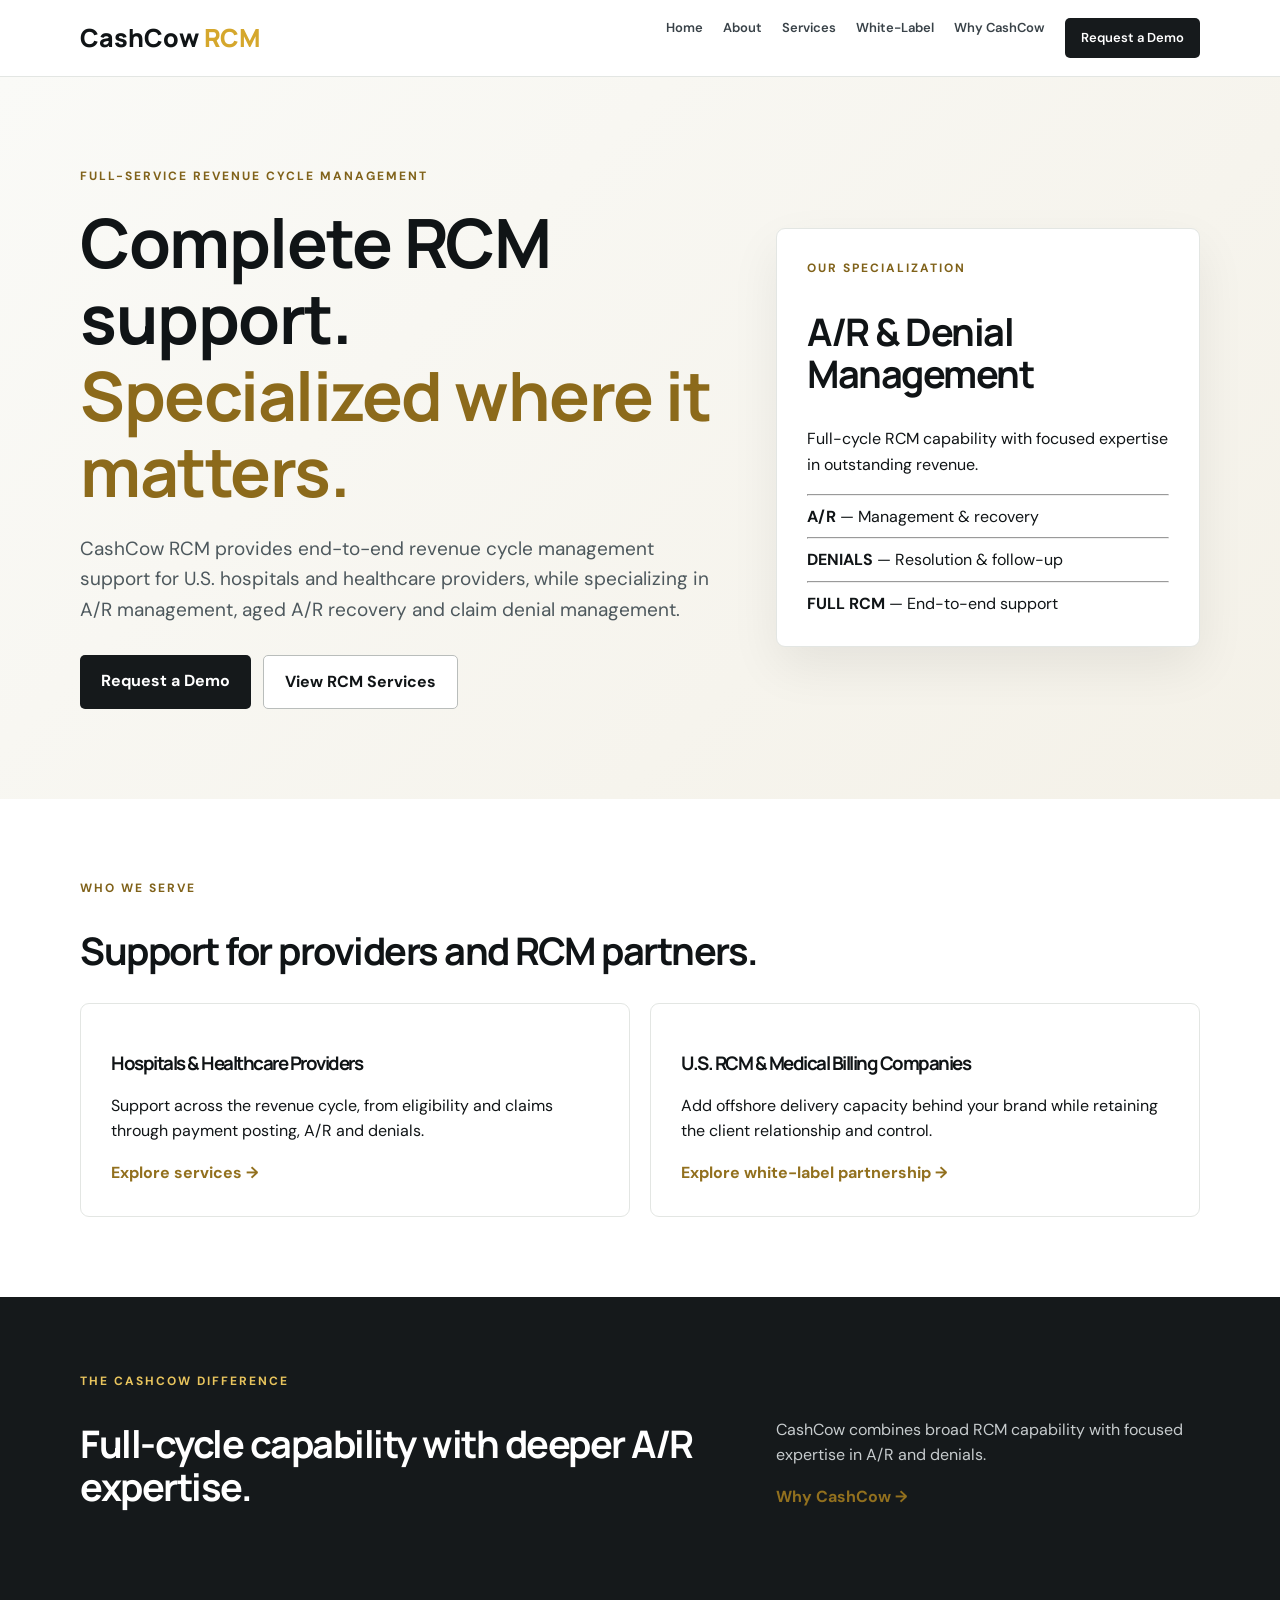
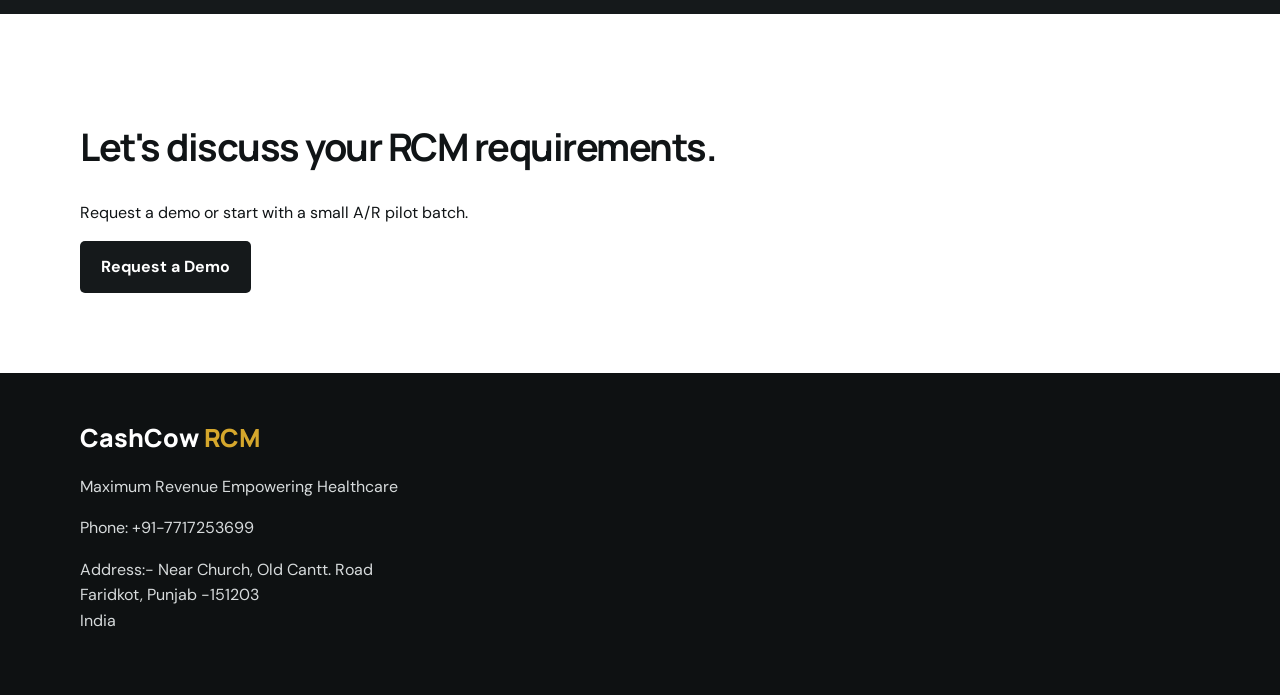
<file: index.html>
<!doctype html><html><head><meta charset="utf-8"><meta name="viewport" content="width=device-width,initial-scale=1"><title>CashCow RCM | Full-Service RCM</title><link rel="stylesheet" href="style.css"></head><body>
<header><div class="container nav"><a class="logo" href="index.html">CashCow <span>RCM</span></a><nav><a href="index.html">Home</a><a href="about.html">About</a><a href="services.html">Services</a><a href="white-label.html">White-Label</a><a href="why-cashcow.html">Why CashCow</a><a class="nav-cta" href="contact.html">Request a Demo</a></nav></div></header>
<section class="hero"><div class="container hero-grid"><div><div class="eyebrow">FULL-SERVICE REVENUE CYCLE MANAGEMENT</div><h1>Complete RCM support.<br><span>Specialized where it matters.</span></h1><p class="lead">CashCow RCM provides end-to-end revenue cycle management support for U.S. hospitals and healthcare providers, while specializing in A/R management, aged A/R recovery and claim denial management.</p><div class="buttons"><a class="button primary" href="contact.html">Request a Demo</a><a class="button secondary" href="services.html">View RCM Services</a></div></div><div class="hero-card"><div class="eyebrow">OUR SPECIALIZATION</div><h2>A/R & Denial Management</h2><p>Full-cycle RCM capability with focused expertise in outstanding revenue.</p><hr><b>A/R</b> — Management & recovery<hr><b>DENIALS</b> — Resolution & follow-up<hr><b>FULL RCM</b> — End-to-end support</div></div></section>
<section class="section"><div class="container"><div class="section-heading"><div class="eyebrow">WHO WE SERVE</div><h2>Support for providers and RCM partners.</h2></div><div class="cards two"><div class="card"><h3>Hospitals & Healthcare Providers</h3><p>Support across the revenue cycle, from eligibility and claims through payment posting, A/R and denials.</p><a class="text-link" href="services.html">Explore services →</a></div><div class="card"><h3>U.S. RCM & Medical Billing Companies</h3><p>Add offshore delivery capacity behind your brand while retaining the client relationship and control.</p><a class="text-link" href="white-label.html">Explore white-label partnership →</a></div></div></div></section>
<section class="dark-section"><div class="container split"><div><div class="eyebrow light">THE CASHCOW DIFFERENCE</div><h2>Full-cycle capability with deeper A/R expertise.</h2></div><div><p>CashCow combines broad RCM capability with focused expertise in A/R and denials.</p><a class="text-link" href="why-cashcow.html">Why CashCow →</a></div></div></section>
<section class="section center"><div class="container"><h2>Let's discuss your RCM requirements.</h2><p>Request a demo or start with a small A/R pilot batch.</p><a class="button primary" href="contact.html">Request a Demo</a></div></section>
<footer>
  <div class="container">
    <div class="logo">CashCow <span>RCM</span></div>
    <p>Maximum Revenue Empowering Healthcare</p>
    <p>Phone: +91-7717253699</p>
    <p>Address:- Near Church, Old Cantt. Road<br>
    Faridkot, Punjab -151203<br>
    India</p>
  </div>
</footer>
</body>
</html>
</file>
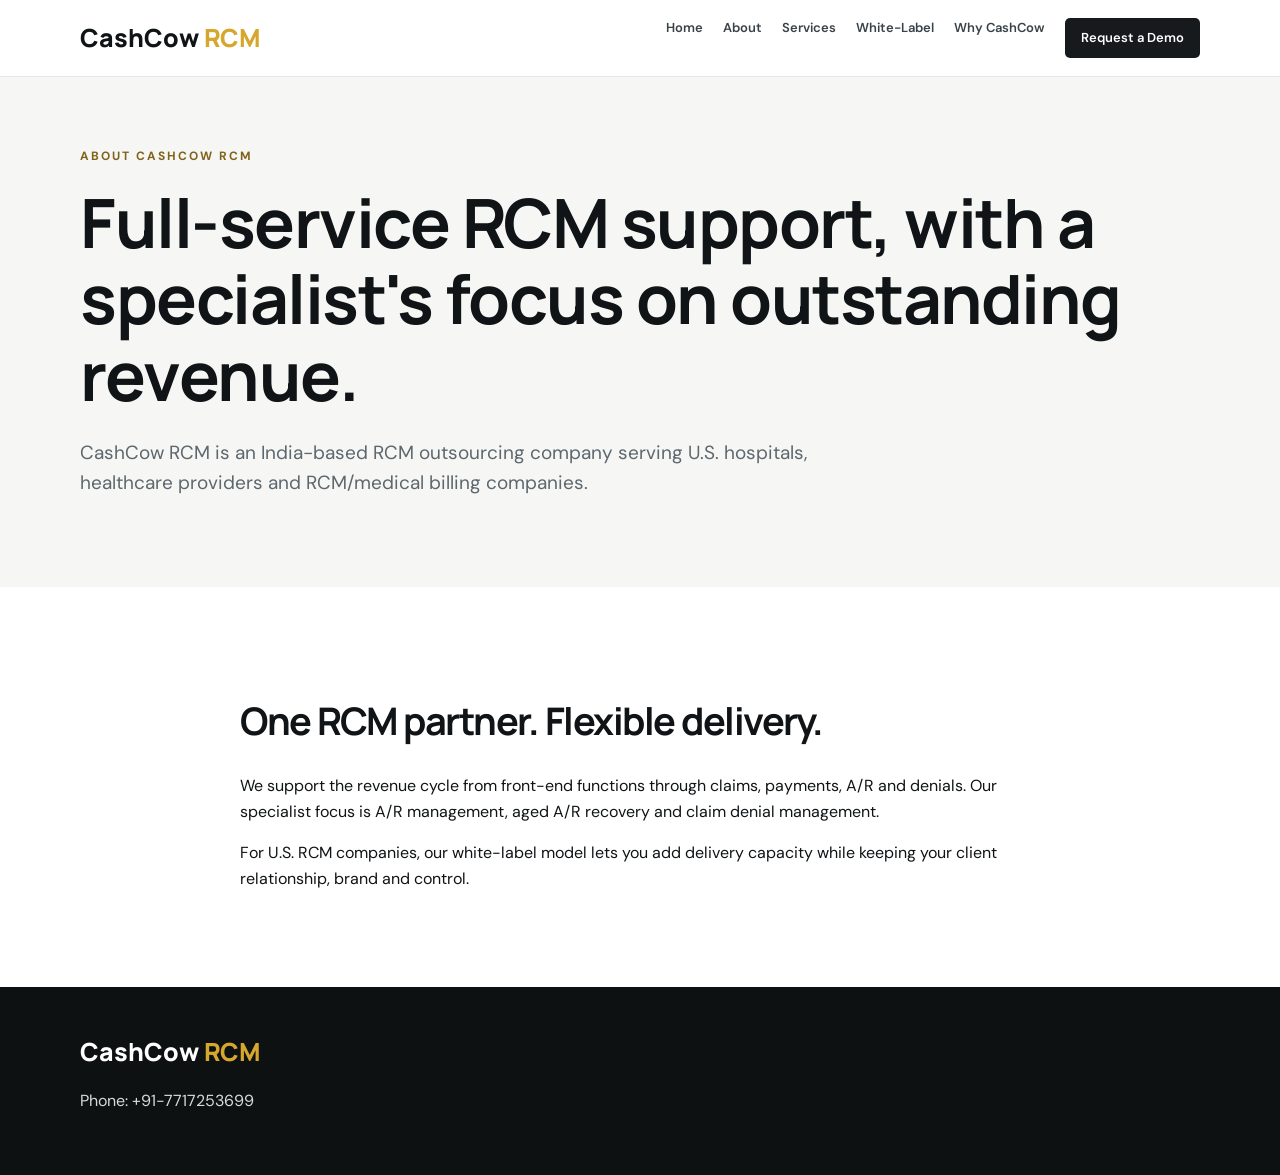
<file: about.html>
<!doctype html><html><head><meta charset="utf-8"><meta name="viewport" content="width=device-width,initial-scale=1"><title>About | CashCow RCM</title><link rel="stylesheet" href="style.css"></head><body>
<header><div class="container nav"><a class="logo" href="index.html">CashCow <span>RCM</span></a><nav><a href="index.html">Home</a><a class="active" href="about.html">About</a><a href="services.html">Services</a><a href="white-label.html">White-Label</a><a href="why-cashcow.html">Why CashCow</a><a class="nav-cta" href="contact.html">Request a Demo</a></nav></div></header>
<section class="page-hero"><div class="container"><div class="eyebrow">ABOUT CASHCOW RCM</div><h1>Full-service RCM support, with a specialist's focus on outstanding revenue.</h1><p>CashCow RCM is an India-based RCM outsourcing company serving U.S. hospitals, healthcare providers and RCM/medical billing companies.</p></div></section>
<section class="section"><div class="container narrow"><h2>One RCM partner. Flexible delivery.</h2><p>We support the revenue cycle from front-end functions through claims, payments, A/R and denials. Our specialist focus is A/R management, aged A/R recovery and claim denial management.</p><p>For U.S. RCM companies, our white-label model lets you add delivery capacity while keeping your client relationship, brand and control.</p></div></section><footer><div class="container"><div class="logo">CashCow <span>RCM</span></div><p>Phone: +91-7717253699</p></div></footer></body></html>
</file>
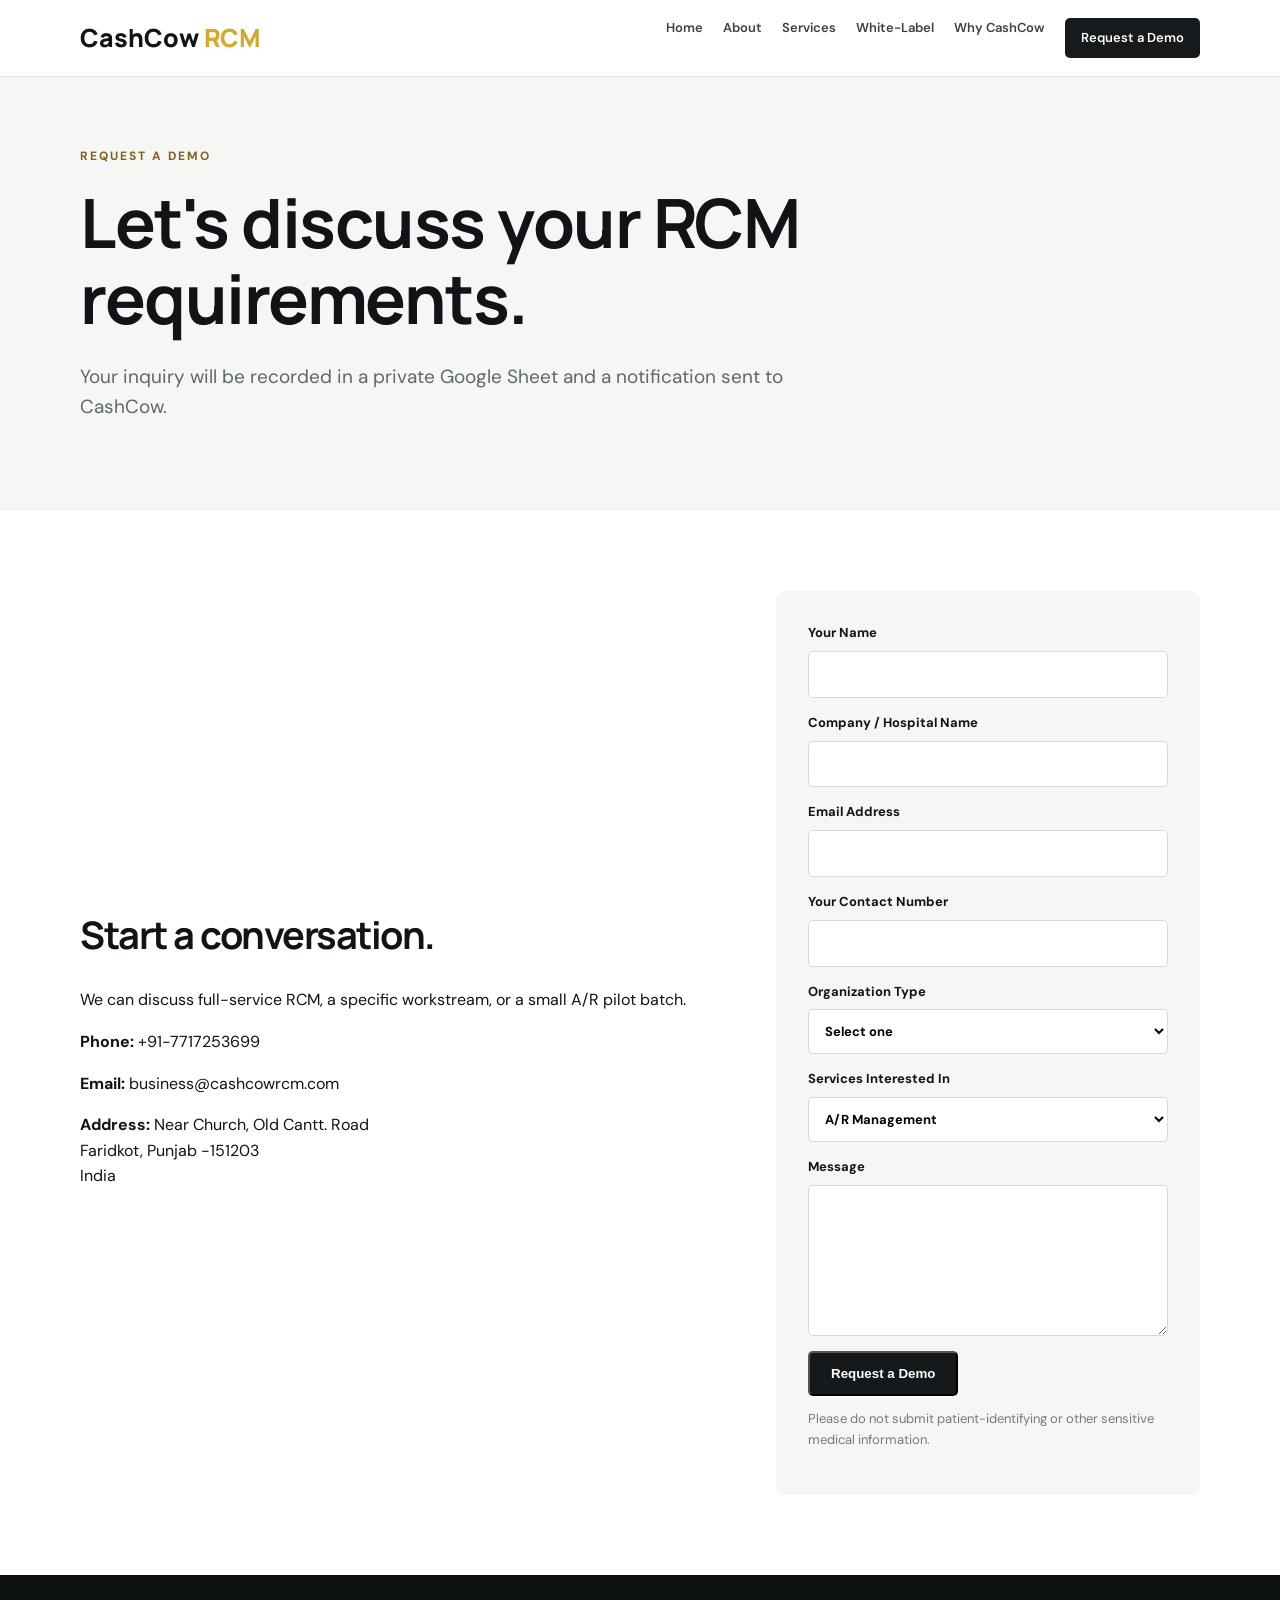
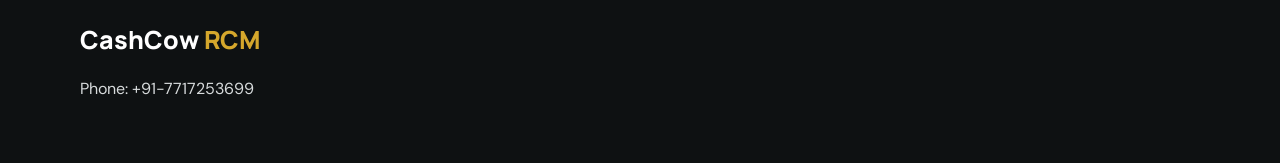
<file: contact.html>
<!doctype html><html><head><meta charset="utf-8"><meta name="viewport" content="width=device-width,initial-scale=1"><title>Request a Demo | CashCow RCM</title><link rel="stylesheet" href="style.css"></head><body>
<header><div class="container nav"><a class="logo" href="index.html">CashCow <span>RCM</span></a><nav><a href="index.html">Home</a><a href="about.html">About</a><a href="services.html">Services</a><a href="white-label.html">White-Label</a><a href="why-cashcow.html">Why CashCow</a><a class="nav-cta active" href="contact.html">Request a Demo</a></nav></div></header>
<section class="page-hero"><div class="container"><div class="eyebrow">REQUEST A DEMO</div><h1>Let's discuss your RCM requirements.</h1><p>Your inquiry will be recorded in a private Google Sheet and a notification sent to CashCow.</p></div></section>
<section class="section"><div class="container contact-grid"><div><h2>Start a conversation.</h2><p>We can discuss full-service RCM, a specific workstream, or a small A/R pilot batch.</p><p><b>Phone:</b> +91-7717253699</p>
<p><b>Email:</b> business@cashcowrcm.com</p>
<p><b>Address:</b> Near Church, Old Cantt. Road<br>
Faridkot, Punjab -151203<br>
India</p>
</div>
<div class="form-card"><div id="success" class="success" hidden>Thank you. Your request has been submitted.</div><iframe name="hidden_iframe" style="display:none"></iframe><form id="demoForm" action="https://script.google.com/macros/s/AKfycbxJfVBAUiezv6k-Bf3d3y3CRs3ygW9qlmebB1q4qn7ox5MFwsojbDgbcalTlRnDXCUJQA/exec" method="POST" target="hidden_iframe">
<label>Your Name<input name="name" required></label><label>Company / Hospital Name<input name="company" required></label><label>Email Address<input type="email" name="email" required></label><label>Your Contact Number<input type="tel" name="phone" required></label><label>Organization Type<select name="organizationType" required><option value="">Select one</option><option>Hospital / Healthcare Provider</option><option>RCM / Medical Billing Company</option><option>Other</option></select></label><label>Services Interested In<select name="service"><option>A/R Management</option><option>Claim Denial Management</option><option>Full-Service RCM</option><option>Medical Billing</option><option>Coding</option><option>Claims & Payment Posting</option><option>White-Label RCM Partnership</option><option>Other</option></select></label><label>Message<textarea name="message" rows="6"></textarea></label><button class="button primary" type="submit">Request a Demo</button></form><p class="micro">Please do not submit patient-identifying or other sensitive medical information.</p></div></div></section>
<footer><div class="container"><div class="logo">CashCow <span>RCM</span></div><p>Phone: +91-7717253699</p></div></footer><script>document.getElementById('demoForm').addEventListener('submit',function(){setTimeout(function(){document.getElementById('success').hidden=false;document.getElementById('demoForm').reset()},700)});</script></body></html>
</file>
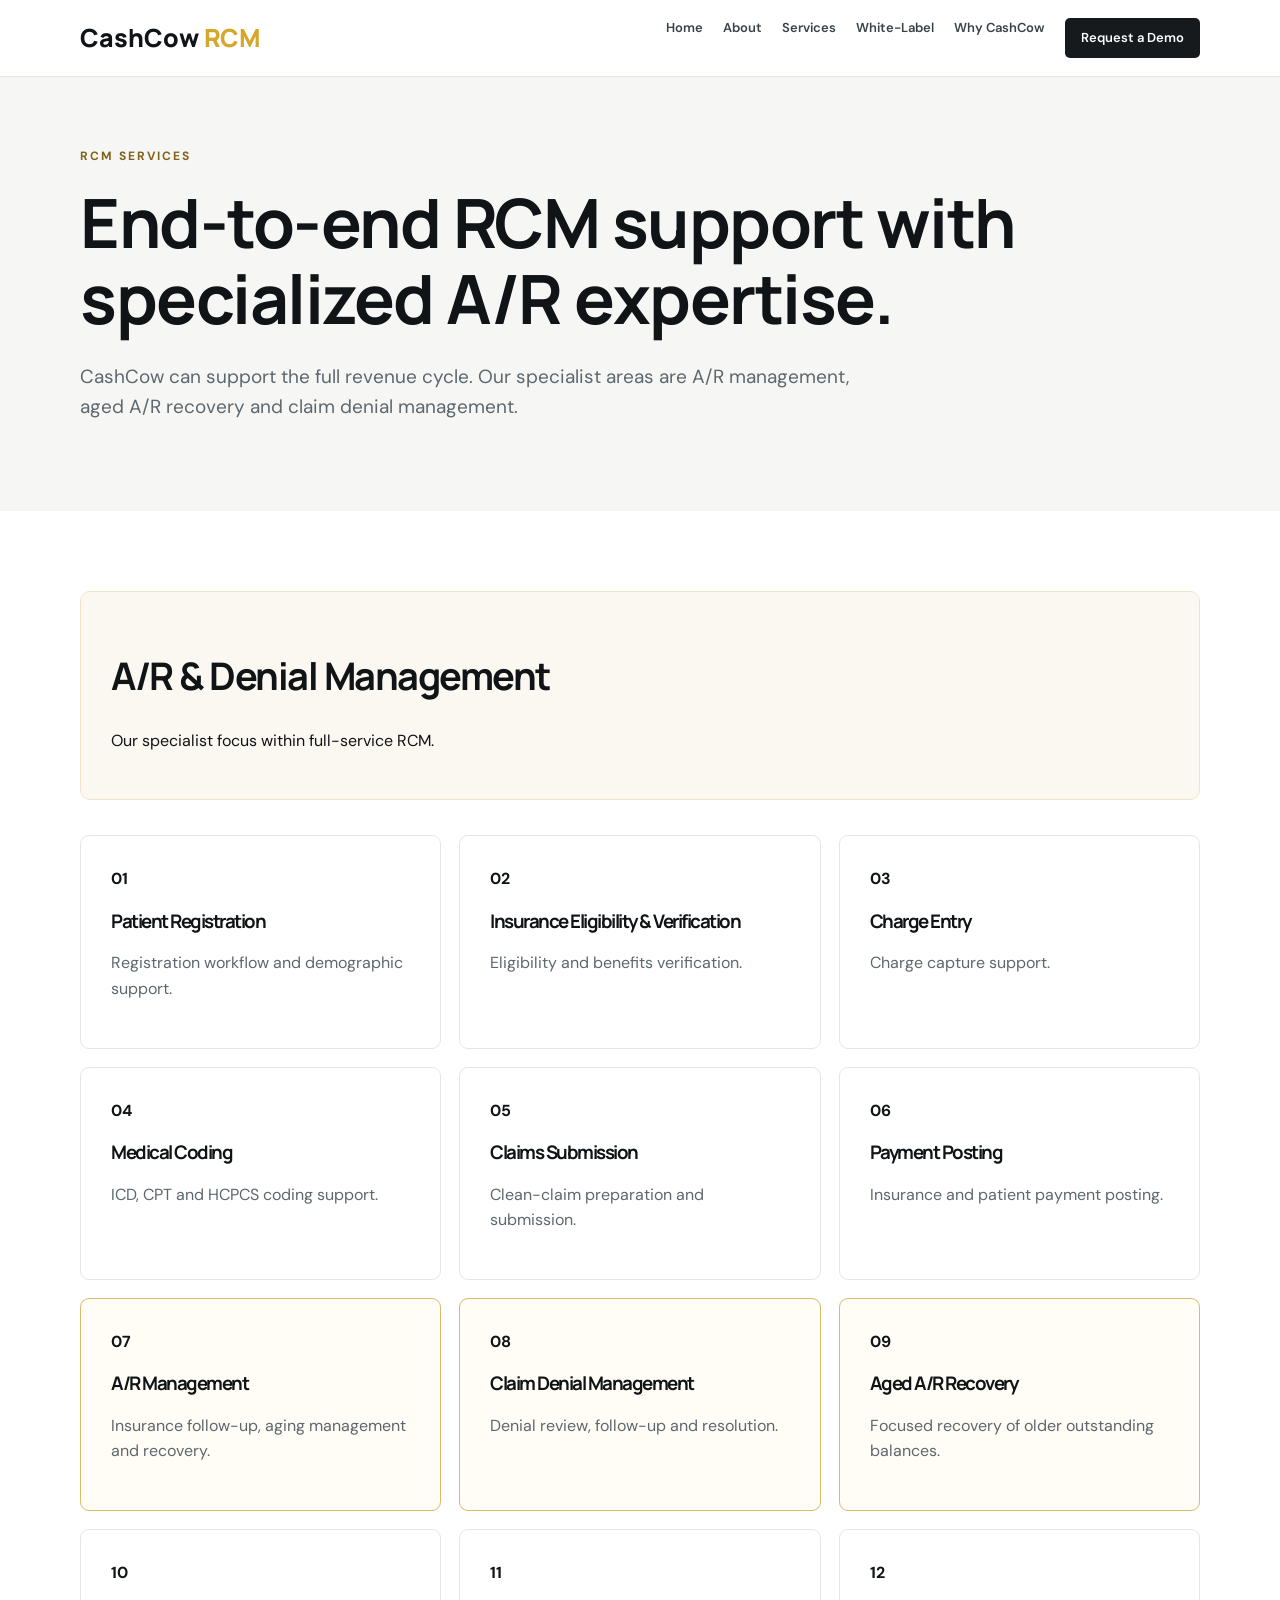
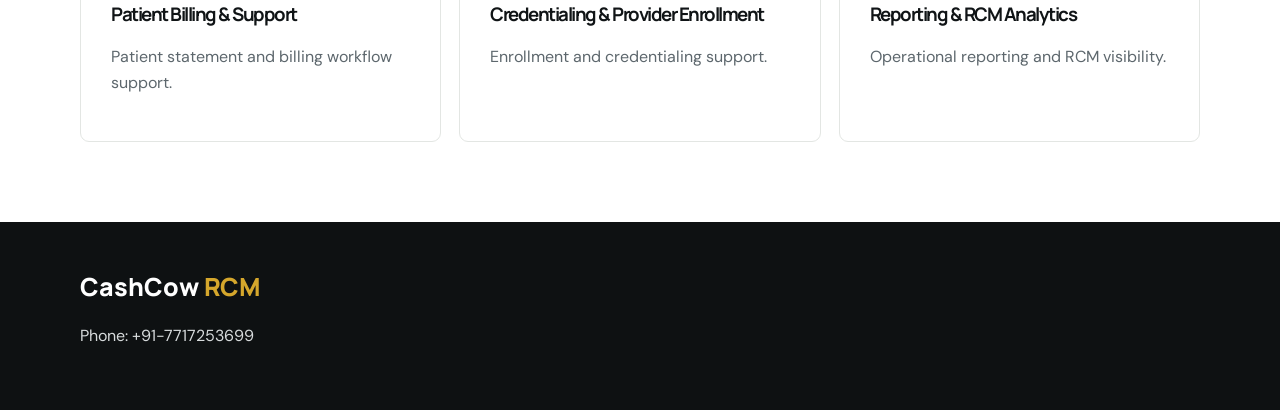
<file: services.html>
<!doctype html><html><head><meta charset="utf-8"><meta name="viewport" content="width=device-width,initial-scale=1"><title>RCM Services | CashCow RCM</title><link rel="stylesheet" href="style.css"></head><body>
<header><div class="container nav"><a class="logo" href="index.html">CashCow <span>RCM</span></a><nav><a href="index.html">Home</a><a href="about.html">About</a><a class="active" href="services.html">Services</a><a href="white-label.html">White-Label</a><a href="why-cashcow.html">Why CashCow</a><a class="nav-cta" href="contact.html">Request a Demo</a></nav></div></header>
<section class="page-hero"><div class="container"><div class="eyebrow">RCM SERVICES</div><h1>End-to-end RCM support with specialized A/R expertise.</h1><p>CashCow can support the full revenue cycle. Our specialist areas are A/R management, aged A/R recovery and claim denial management.</p></div></section>
<section class="section"><div class="container"><div class="special-box"><h2>A/R & Denial Management</h2><p>Our specialist focus within full-service RCM.</p></div><div class="service-grid">
<div class="service-card"><b>01</b><h3>Patient Registration</h3><p>Registration workflow and demographic support.</p></div><div class="service-card"><b>02</b><h3>Insurance Eligibility & Verification</h3><p>Eligibility and benefits verification.</p></div><div class="service-card"><b>03</b><h3>Charge Entry</h3><p>Charge capture support.</p></div><div class="service-card"><b>04</b><h3>Medical Coding</h3><p>ICD, CPT and HCPCS coding support.</p></div><div class="service-card"><b>05</b><h3>Claims Submission</h3><p>Clean-claim preparation and submission.</p></div><div class="service-card"><b>06</b><h3>Payment Posting</h3><p>Insurance and patient payment posting.</p></div><div class="service-card featured"><b>07</b><h3>A/R Management</h3><p>Insurance follow-up, aging management and recovery.</p></div><div class="service-card featured"><b>08</b><h3>Claim Denial Management</h3><p>Denial review, follow-up and resolution.</p></div><div class="service-card featured"><b>09</b><h3>Aged A/R Recovery</h3><p>Focused recovery of older outstanding balances.</p></div><div class="service-card"><b>10</b><h3>Patient Billing & Support</h3><p>Patient statement and billing workflow support.</p></div><div class="service-card"><b>11</b><h3>Credentialing & Provider Enrollment</h3><p>Enrollment and credentialing support.</p></div><div class="service-card"><b>12</b><h3>Reporting & RCM Analytics</h3><p>Operational reporting and RCM visibility.</p></div>
</div></div></section><footer><div class="container"><div class="logo">CashCow <span>RCM</span></div><p>Phone: +91-7717253699</p></div></footer></body></html>
</file>
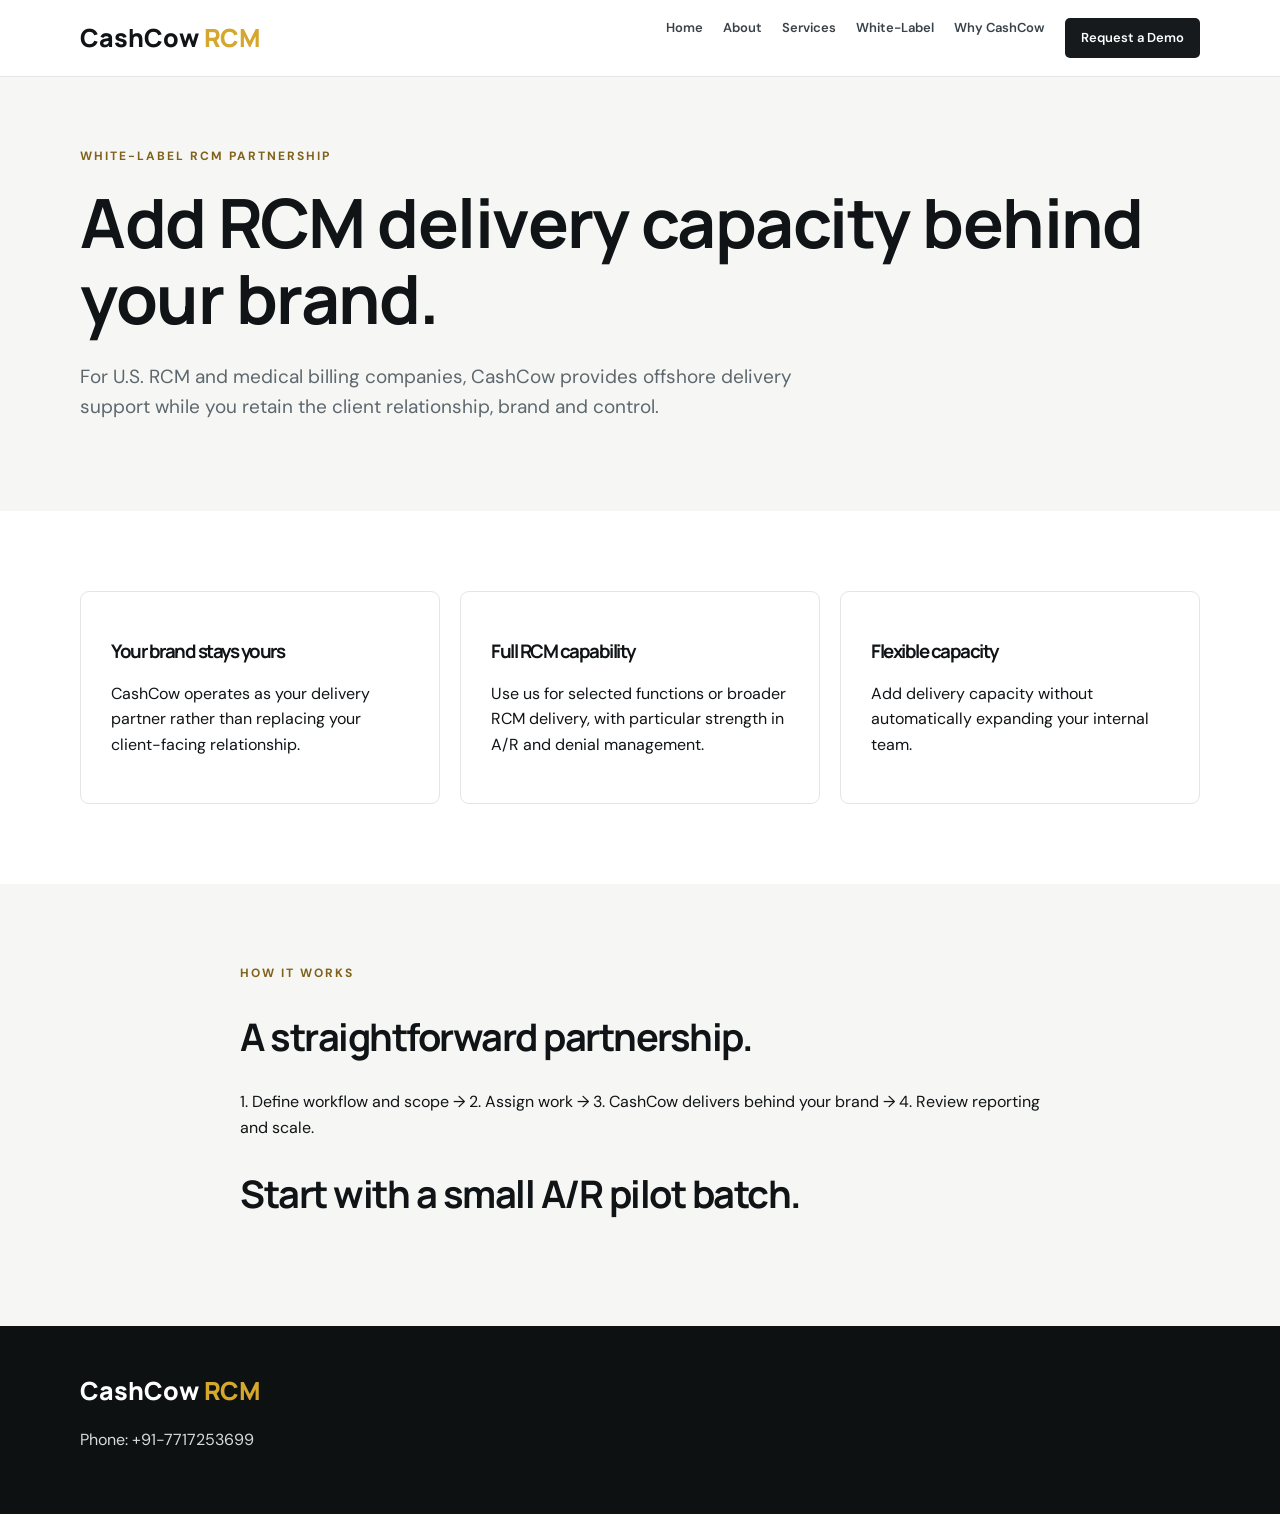
<file: white-label.html>
<!doctype html><html><head><meta charset="utf-8"><meta name="viewport" content="width=device-width,initial-scale=1"><title>White-Label RCM | CashCow</title><link rel="stylesheet" href="style.css"></head><body>
<header><div class="container nav"><a class="logo" href="index.html">CashCow <span>RCM</span></a><nav><a href="index.html">Home</a><a href="about.html">About</a><a href="services.html">Services</a><a class="active" href="white-label.html">White-Label</a><a href="why-cashcow.html">Why CashCow</a><a class="nav-cta" href="contact.html">Request a Demo</a></nav></div></header>
<section class="page-hero"><div class="container"><div class="eyebrow">WHITE-LABEL RCM PARTNERSHIP</div><h1>Add RCM delivery capacity behind your brand.</h1><p>For U.S. RCM and medical billing companies, CashCow provides offshore delivery support while you retain the client relationship, brand and control.</p></div></section>
<section class="section"><div class="container cards three"><div class="card"><h3>Your brand stays yours</h3><p>CashCow operates as your delivery partner rather than replacing your client-facing relationship.</p></div><div class="card"><h3>Full RCM capability</h3><p>Use us for selected functions or broader RCM delivery, with particular strength in A/R and denial management.</p></div><div class="card"><h3>Flexible capacity</h3><p>Add delivery capacity without automatically expanding your internal team.</p></div></div></section>
<section class="section soft"><div class="container narrow"><div class="eyebrow">HOW IT WORKS</div><h2>A straightforward partnership.</h2><p>1. Define workflow and scope → 2. Assign work → 3. CashCow delivers behind your brand → 4. Review reporting and scale.</p><h2>Start with a small A/R pilot batch.</h2></div></section><footer><div class="container"><div class="logo">CashCow <span>RCM</span></div><p>Phone: +91-7717253699</p></div></footer></body></html>
</file>
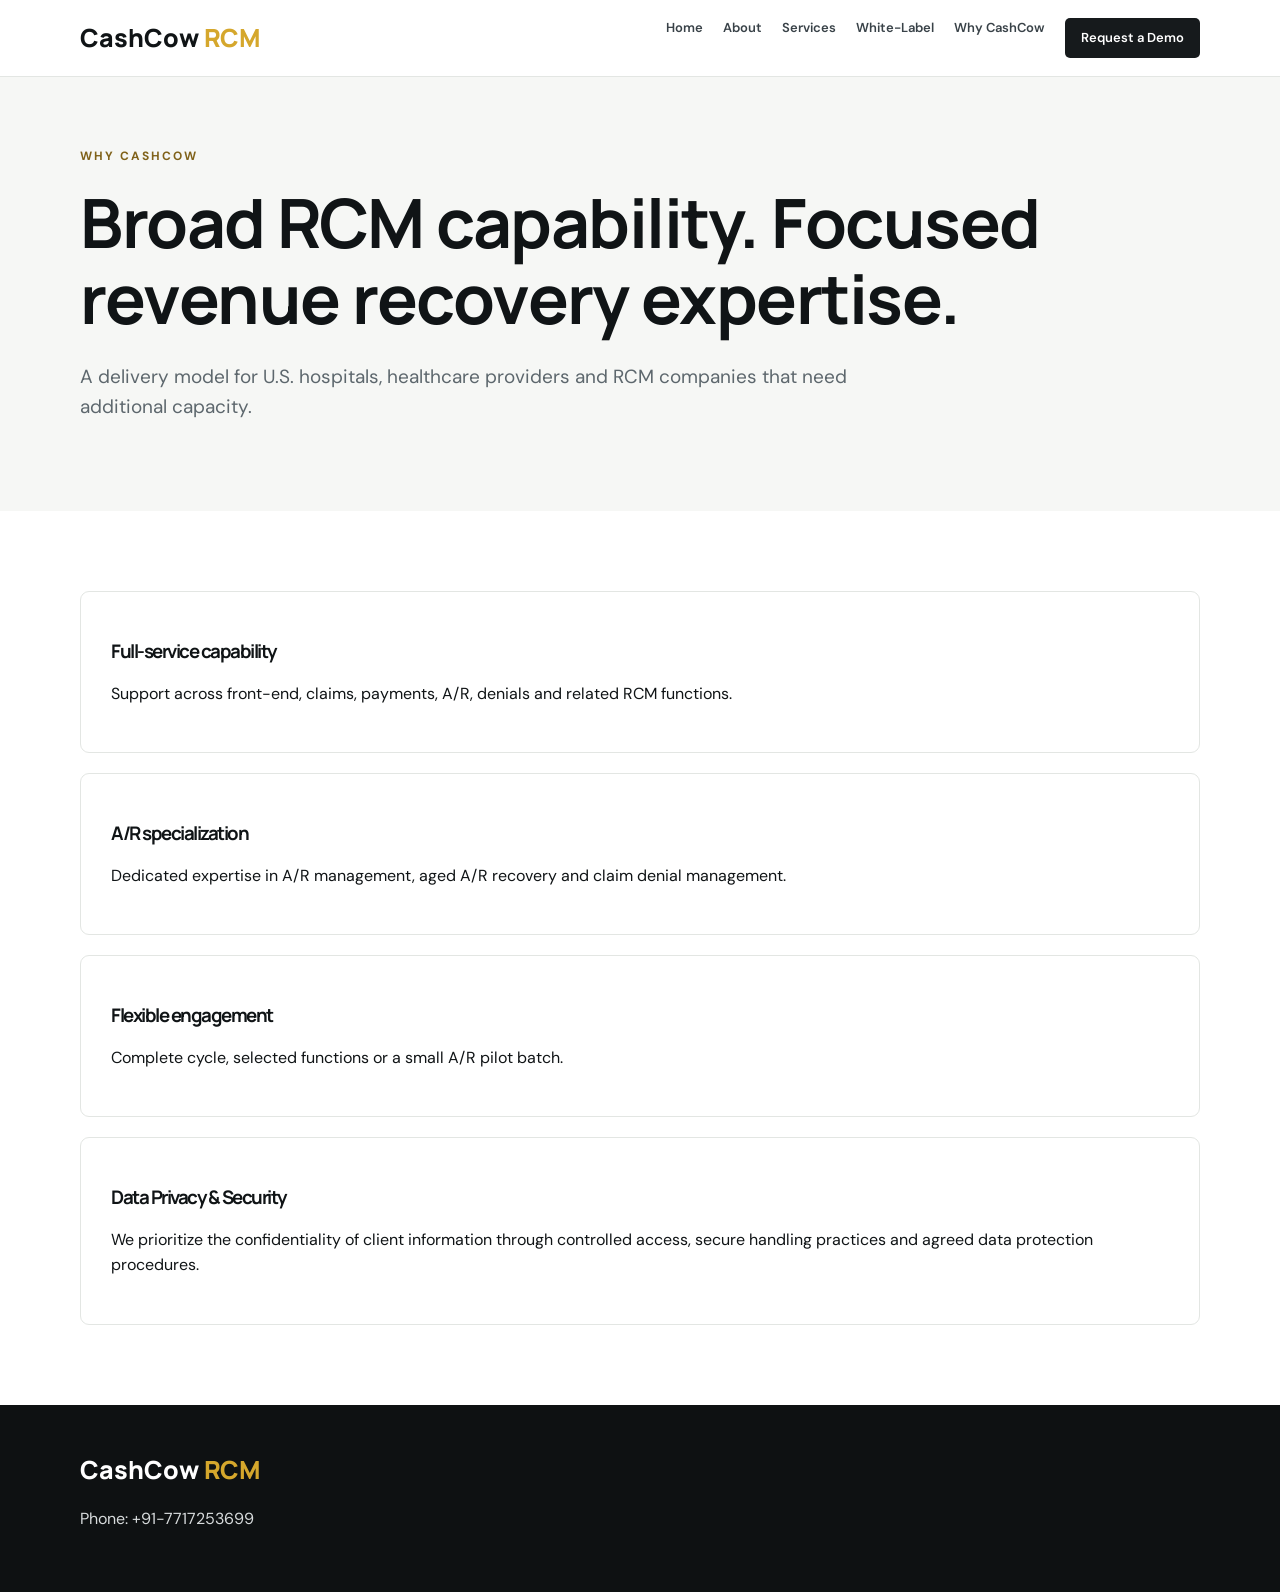
<file: why-cashcow.html>
<!doctype html><html><head><meta charset="utf-8"><meta name="viewport" content="width=device-width,initial-scale=1"><title>Why CashCow | CashCow RCM</title><link rel="stylesheet" href="style.css"></head><body>
<header><div class="container nav"><a class="logo" href="index.html">CashCow <span>RCM</span></a><nav><a href="index.html">Home</a><a href="about.html">About</a><a href="services.html">Services</a><a href="white-label.html">White-Label</a><a class="active" href="why-cashcow.html">Why CashCow</a><a class="nav-cta" href="contact.html">Request a Demo</a></nav></div></header>
<section class="page-hero"><div class="container"><div class="eyebrow">WHY CASHCOW</div><h1>Broad RCM capability. Focused revenue recovery expertise.</h1><p>A delivery model for U.S. hospitals, healthcare providers and RCM companies that need additional capacity.</p></div></section>

<section class="section">
  <div class="container cards four">
    <div class="card">
      <h3>Full-service capability</h3>
      <p>Support across front-end, claims, payments, A/R, denials and related RCM functions.</p>
    </div>
    <div class="card">
      <h3>A/R specialization</h3>
      <p>Dedicated expertise in A/R management, aged A/R recovery and claim denial management.</p>
    </div>
    <div class="card">
      <h3>Flexible engagement</h3>
      <p>Complete cycle, selected functions or a small A/R pilot batch.</p>
    </div>
    <div class="card">
      <h3>Data Privacy &amp; Security</h3>
      <p>We prioritize the confidentiality of client information through controlled access, secure handling practices and agreed data protection procedures.</p>
    </div>
  </div>
</section>
<footer><div class="container"><div class="logo">CashCow <span>RCM</span></div><p>Phone: +91-7717253699</p></div></footer></body></html>
</file>
<file: style.css>
@import url('https://fonts.googleapis.com/css2?family=DM+Sans:wght@400;500;600;700&family=Manrope:wght@700;800&display=swap');:root{--ink:#101416;--muted:#5d676d;--gold:#d5a72c;--soft:#f6f7f5;--line:#e3e6e3}*{box-sizing:border-box}body{margin:0;color:var(--ink);font-family:'DM Sans',Arial,sans-serif;line-height:1.6}a{text-decoration:none;color:inherit}.container{width:min(1120px,92%);margin:auto}header{border-bottom:1px solid var(--line);background:#fff;position:sticky;top:0;z-index:10}.nav{height:76px;display:flex;align-items:center;justify-content:space-between}.logo{font-family:Manrope,Arial,sans-serif;font-size:25px;font-weight:800}.logo span{color:var(--gold)}nav{display:flex;gap:20px;font-size:13px;font-weight:600}nav a{color:#394248}.nav-cta{padding:10px 16px;border-radius:5px;background:#161a1c;color:#fff!important}.hero{padding:90px 0;background:linear-gradient(135deg,#fafaf7,#f4f1e8)}.hero-grid,.split,.contact-grid{display:grid;grid-template-columns:1.2fr .8fr;gap:60px;align-items:center}.eyebrow{font-size:12px;letter-spacing:2px;font-weight:700;color:#80621a;margin-bottom:18px}.light{color:#e8c45d}h1,h2,h3{font-family:Manrope,Arial,sans-serif;line-height:1.12;letter-spacing:-1.5px}h1{font-size:clamp(42px,6vw,68px);margin:0 0 25px}h1 span{color:#8c6a1b}h2{font-size:38px}.lead{font-size:19px;color:#4d585d}.micro{font-size:13px;color:#727a7e}.buttons{display:flex;gap:12px;margin-top:30px}.button{display:inline-block;border-radius:5px;padding:13px 21px;font-weight:700}.primary{background:#15191b;color:#fff}.secondary{border:1px solid #b9bdbb;background:#fff}.hero-card,.card,.service-card{background:#fff;border:1px solid var(--line);border-radius:9px;padding:30px}.hero-card{box-shadow:0 20px 50px #00000012}.stat{padding:13px 0;border-top:1px solid var(--line)}.stat span{color:var(--muted);float:right}.section{padding:80px 0}.cards{display:grid;gap:20px}.cards.two{grid-template-columns:repeat(2,1fr)}.cards.three{grid-template-columns:repeat(3,1fr)}.text-link{font-weight:700;color:#92701e}.dark-section{background:#15191b;color:#fff;padding:75px 0}.dark-section p{color:#c7ccce}.page-hero{background:var(--soft);padding:70px 0}.page-hero p{font-size:19px;color:var(--muted);max-width:780px}.narrow{max-width:800px}.soft{background:var(--soft)}.special-box{background:#faf8f0;border:1px solid #eee5c9;border-radius:10px;padding:30px;margin-bottom:35px}.service-grid{display:grid;grid-template-columns:repeat(3,1fr);gap:18px}.service-card p{color:var(--muted)}.featured{border-color:#d8bc68;background:#fffdf6}.form-card{background:var(--soft);padding:32px;border-radius:9px}label{display:block;font-size:13px;font-weight:700;margin-bottom:15px}input,textarea,select{display:block;width:100%;margin-top:7px;border:1px solid #d5d9d7;border-radius:5px;padding:12px;font:inherit;background:#fff}.success{background:#e9f5e9;border:1px solid #b8dcb8;padding:15px;border-radius:6px;margin-bottom:18px;color:#245a2a;font-weight:600}footer{background:#0e1112;color:#d7dbdc;padding:45px 0}footer .logo{color:#fff}@media(max-width:900px){nav{display:none}.hero-grid,.split,.contact-grid,.cards.two,.cards.three,.service-grid{grid-template-columns:1fr}.hero{padding:60px 0}.section{padding:60px 0}}
/* Mobile navigation fix */
@media (max-width: 900px) {
  header .nav {
    height: auto;
    min-height: 76px;
    padding-top: 14px;
    padding-bottom: 14px;
    align-items: flex-start;
    flex-direction: column;
    gap: 12px;
  }

  header nav {
    display: flex;
    flex-wrap: wrap;
    gap: 10px 16px;
    width: 100%;
    font-size: 13px;
  }

  header nav a {
    display: inline-block;
    padding: 4px 0;
  }

  header nav .nav-cta {
    padding: 8px 12px;
  }
}
</file>
